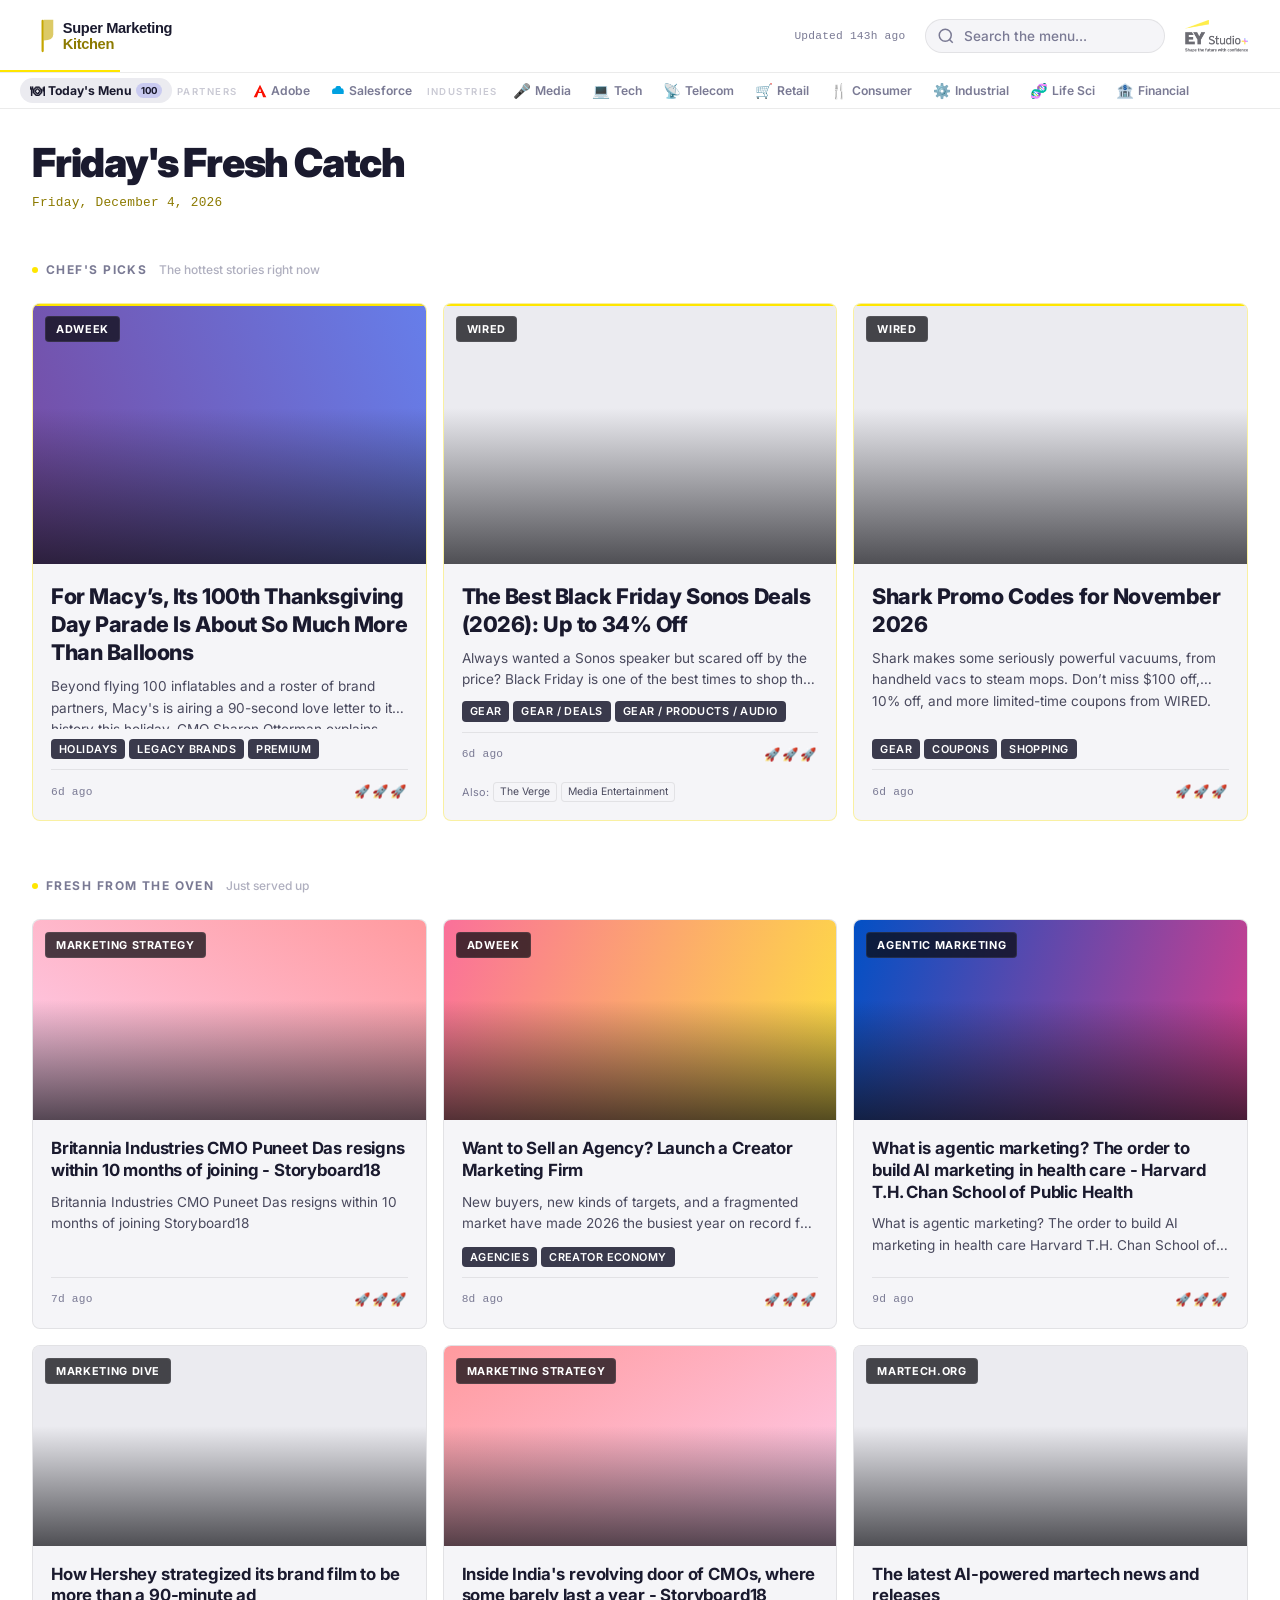
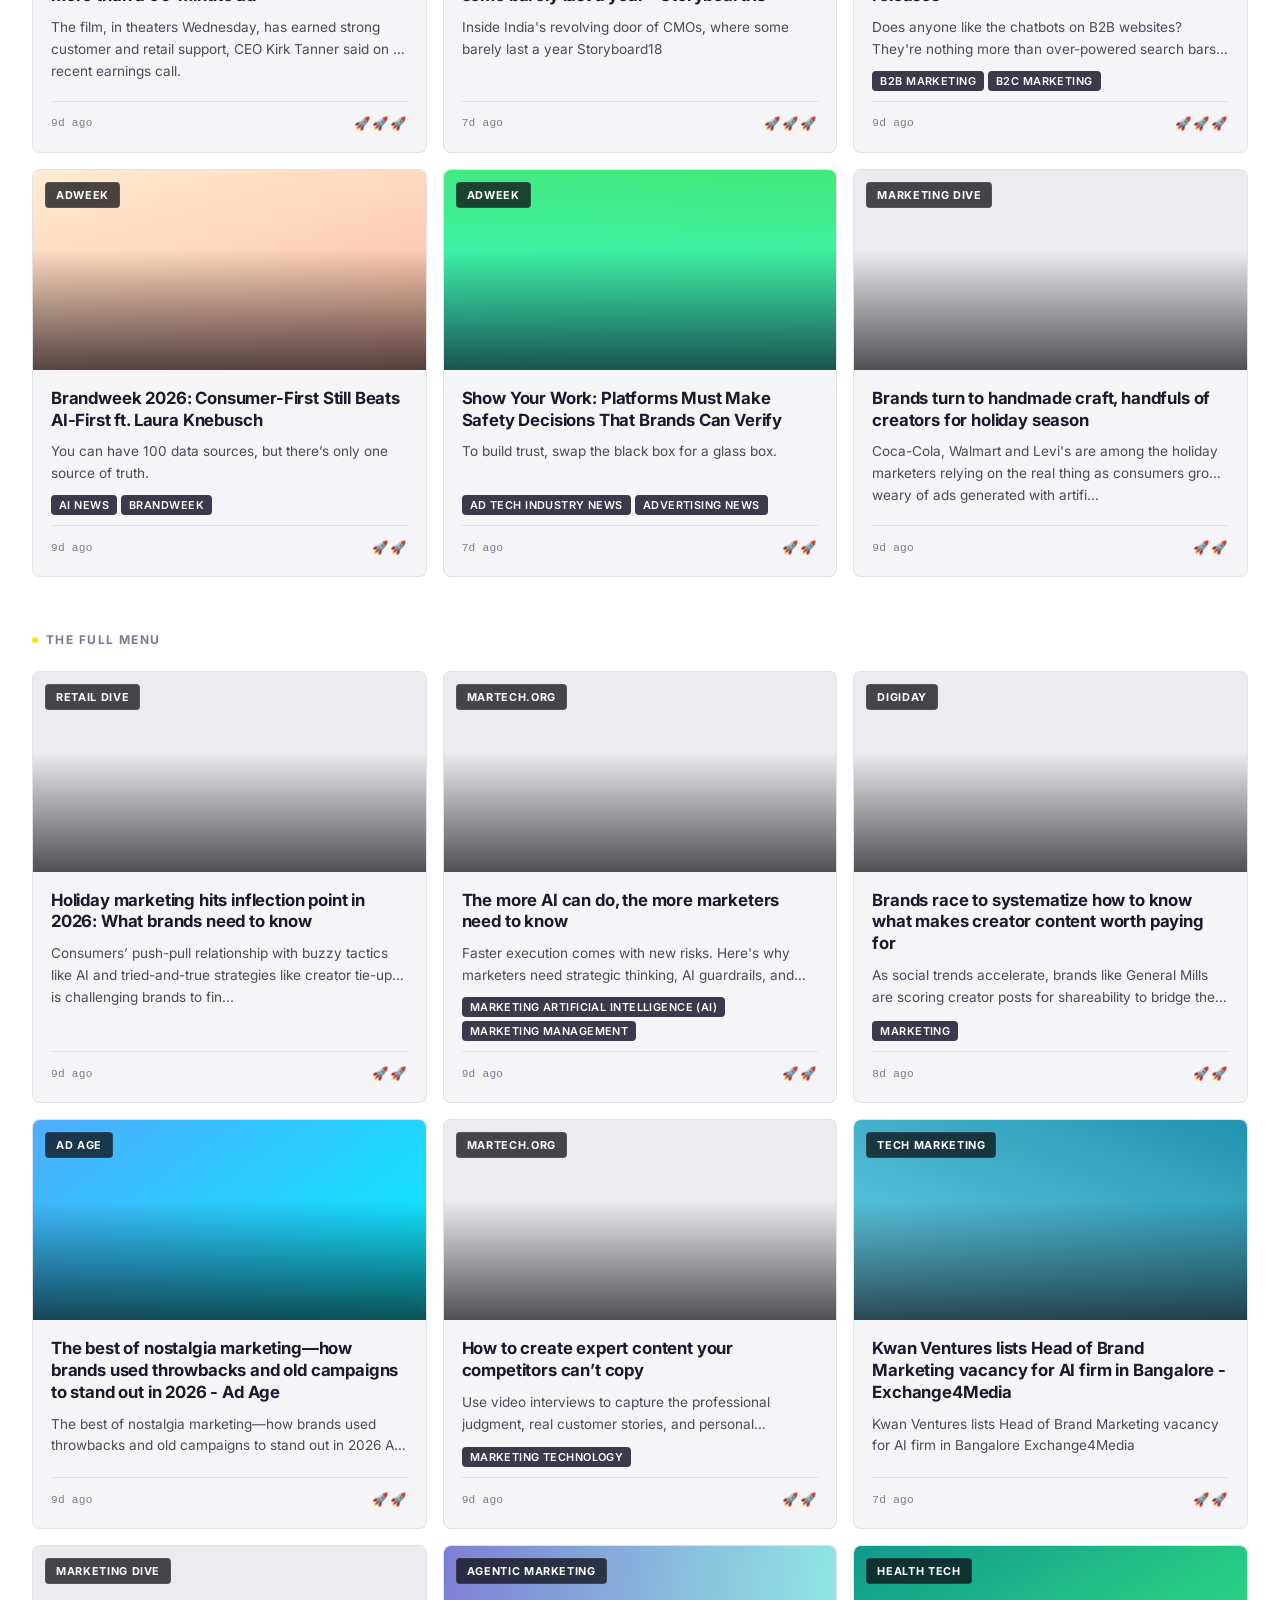
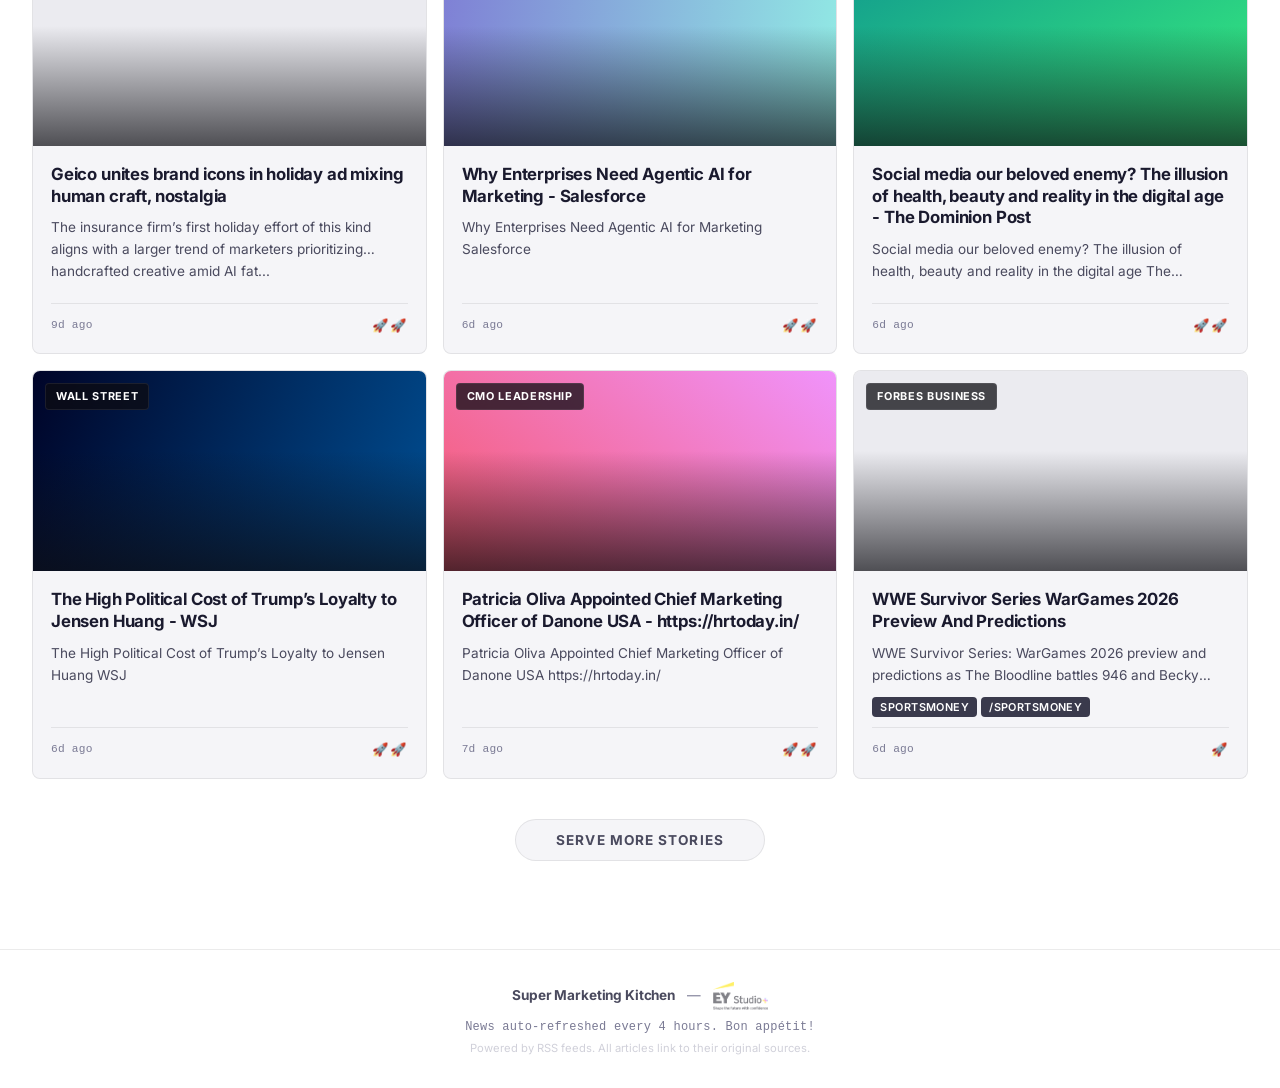
<file: index.html>
<!DOCTYPE html>
<html lang="en">
<head>
    <meta charset="UTF-8">
    <meta name="viewport" content="width=device-width, initial-scale=1.0">
    <title>Super Marketing Kitchen | EY Studio+ Marketing Transformation</title>
    <meta name="description" content="Fresh marketing, MarTech, AI, and agentic marketing news served daily by EY Studio+.">
    <link rel="stylesheet" href="css/styles.css">
    <link rel="stylesheet" href="css/responsive.css">
    <link rel="icon" href="assets/images/favicon.svg" type="image/svg+xml">
    <link rel="preconnect" href="https://fonts.googleapis.com">
    <link rel="preconnect" href="https://fonts.gstatic.com" crossorigin>
    <link href="https://fonts.googleapis.com/css2?family=Inter:wght@400;500;600;700;800;900&display=swap" rel="stylesheet">
</head>
<body>

    <!-- ─── Header ─── -->
    <header class="kitchen-header">
        <div class="header-inner">
            <div class="logo-area">
                <img src="assets/images/logo.svg" alt="Super Marketing Kitchen" class="logo-img">
            </div>
            <div class="header-right">
                <div class="header-meta">
                    <span class="last-updated" id="lastUpdated">Last served: &mdash;</span>
                    <a href="blocked.html" id="easterEgg" class="easter-egg-btn" style="display:none;">&#128064; Nuno's Mom's Facebook</a>
                </div>
                <div class="search-box">
                    <svg class="search-icon" viewBox="0 0 24 24" width="18" height="18" fill="none" stroke="currentColor" stroke-width="2"><circle cx="11" cy="11" r="8"/><line x1="21" y1="21" x2="16.65" y2="16.65"/></svg>
                    <input type="text" id="searchInput" placeholder="Search the menu..." aria-label="Search news">
                </div>
                <img src="assets/images/ey-studio-logo.png" alt="EY Studio+ - Shape the future with confidence" class="ey-logo-img">
            </div>
        </div>
    </header>

    <!-- ─── Navigation Tabs ─── -->
    <nav class="menu-nav" id="menuNav" role="tablist" aria-label="News sections">
        <div class="nav-scroll-container">
            <button class="menu-tab active" data-tab="main" role="tab" aria-selected="true">
                <span class="tab-icon">&#127869;</span>
                <span class="tab-label">Today's Menu</span>
            </button>

            <div class="tab-divider"><span class="divider-label">Partners</span></div>

            <button class="menu-tab" data-tab="adobe" role="tab" aria-selected="false">
                <span class="tab-icon"><svg width="14" height="14" viewBox="0 0 100 100"><path fill-rule="evenodd" d="M50 5L95 95H72L62 65H38L28 95H5L50 5ZM50 32L42 55H58L50 32Z" fill="#FA0F00"/></svg></span>
                <span class="tab-label">Adobe</span>
            </button>
            <button class="menu-tab" data-tab="salesforce" role="tab" aria-selected="false">
                <span class="tab-icon"><svg width="16" height="10" viewBox="0 0 100 65"><circle cx="28" cy="38" r="22" fill="#00A1E0"/><circle cx="52" cy="20" r="22" fill="#00A1E0"/><circle cx="74" cy="35" r="18" fill="#00A1E0"/><rect x="8" y="35" width="84" height="25" rx="3" fill="#00A1E0"/></svg></span>
                <span class="tab-label">Salesforce</span>
            </button>

            <div class="tab-divider"><span class="divider-label">Industries</span></div>

            <button class="menu-tab" data-tab="media" role="tab" aria-selected="false">
                <span class="tab-icon">&#127908;</span>
                <span class="tab-label">Media</span>
            </button>
            <button class="menu-tab" data-tab="tech" role="tab" aria-selected="false">
                <span class="tab-icon">&#128187;</span>
                <span class="tab-label">Tech</span>
            </button>
            <button class="menu-tab" data-tab="telecom" role="tab" aria-selected="false">
                <span class="tab-icon">&#128225;</span>
                <span class="tab-label">Telecom</span>
            </button>
            <button class="menu-tab" data-tab="retail" role="tab" aria-selected="false">
                <span class="tab-icon">&#128722;</span>
                <span class="tab-label">Retail</span>
            </button>
            <button class="menu-tab" data-tab="consumer" role="tab" aria-selected="false">
                <span class="tab-icon">&#127860;</span>
                <span class="tab-label">Consumer</span>
            </button>
            <button class="menu-tab" data-tab="industrial" role="tab" aria-selected="false">
                <span class="tab-icon">&#9881;&#65039;</span>
                <span class="tab-label">Industrial</span>
            </button>
            <button class="menu-tab" data-tab="lifesciences" role="tab" aria-selected="false">
                <span class="tab-icon">&#129516;</span>
                <span class="tab-label">Life Sci</span>
            </button>
            <button class="menu-tab" data-tab="financial" role="tab" aria-selected="false">
                <span class="tab-icon">&#127974;</span>
                <span class="tab-label">Financial</span>
            </button>
        </div>
    </nav>

    <!-- ─── Main Content ─── -->
    <main class="kitchen-main" id="mainContent">
        <!-- Loading State -->
        <div class="loading-state" id="loadingState">
            <div class="loading-animation">
                <div class="pot">
                    <div class="pot-body"></div>
                    <div class="steam steam-1"></div>
                    <div class="steam steam-2"></div>
                    <div class="steam steam-3"></div>
                </div>
                <p class="loading-text">Preparing your news...</p>
            </div>
        </div>

        <!-- Tab Content Panels -->
        <div class="tab-content active" id="content-main" role="tabpanel"></div>
        <div class="tab-content" id="content-media" role="tabpanel"></div>
        <div class="tab-content" id="content-tech" role="tabpanel"></div>
        <div class="tab-content" id="content-telecom" role="tabpanel"></div>
        <div class="tab-content" id="content-retail" role="tabpanel"></div>
        <div class="tab-content" id="content-consumer" role="tabpanel"></div>
        <div class="tab-content" id="content-industrial" role="tabpanel"></div>
        <div class="tab-content" id="content-lifesciences" role="tabpanel"></div>
        <div class="tab-content" id="content-financial" role="tabpanel"></div>
        <div class="tab-content" id="content-adobe" role="tabpanel"></div>
        <div class="tab-content" id="content-salesforce" role="tabpanel"></div>
    </main>

    <!-- ─── Footer ─── -->
    <footer class="kitchen-footer">
        <div class="footer-inner">
            <div class="footer-brand">
                <span class="footer-logo-text">Super Marketing Kitchen</span>
                <span class="footer-divider">&mdash;</span>
                <img src="assets/images/ey-studio-logo.png" alt="EY Studio+" class="footer-ey-logo">
            </div>
            <p class="footer-meta">News auto-refreshed every 4 hours. Bon app&eacute;tit!</p>
            <p class="footer-disclaimer">Powered by RSS feeds. All articles link to their original sources.</p>
        </div>
    </footer>

    <!-- Scripts -->
    <script src="js/news-loader.js"></script>
    <script src="js/news-renderer.js"></script>
    <script src="js/tab-navigation.js"></script>
    <script src="js/search-filter.js"></script>
    <script src="js/app.js"></script>
</body>
</html>
</file>
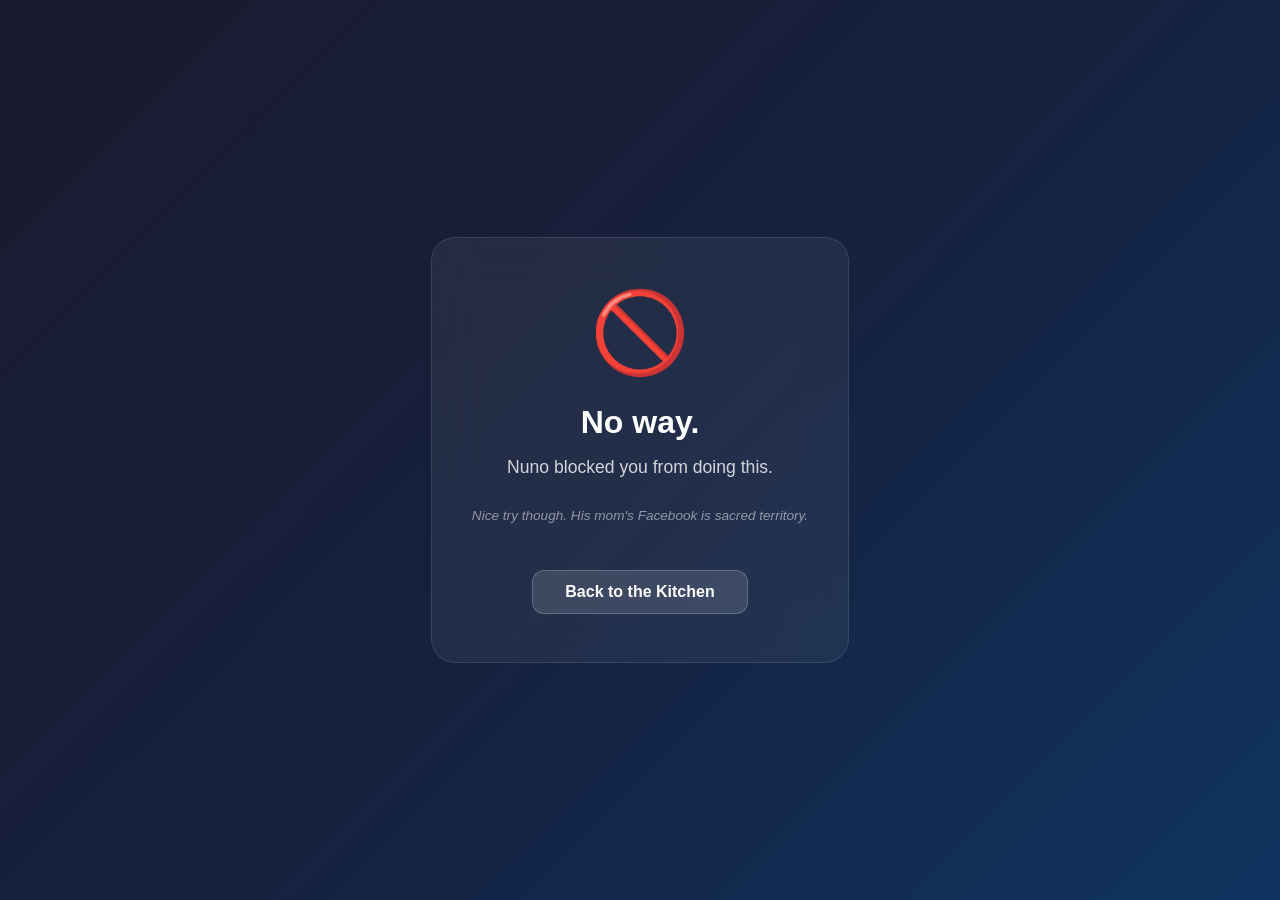
<file: blocked.html>
<!DOCTYPE html>
<html lang="en">
<head>
    <meta charset="UTF-8">
    <meta name="viewport" content="width=device-width, initial-scale=1.0">
    <title>Access Denied</title>
    <style>
        * { margin: 0; padding: 0; box-sizing: border-box; }
        body {
            min-height: 100vh;
            display: flex;
            align-items: center;
            justify-content: center;
            background: linear-gradient(135deg, #1a1a2e 0%, #16213e 50%, #0f3460 100%);
            font-family: 'Inter', -apple-system, sans-serif;
            color: #fff;
            text-align: center;
            padding: 24px;
        }
        .blocked-card {
            max-width: 520px;
            background: rgba(255,255,255,0.06);
            border: 1px solid rgba(255,255,255,0.1);
            border-radius: 24px;
            padding: 48px 40px;
            backdrop-filter: blur(20px);
        }
        .blocked-emoji { font-size: 80px; margin-bottom: 24px; }
        h1 { font-size: 2rem; font-weight: 800; margin-bottom: 12px; }
        p { font-size: 1.1rem; opacity: 0.8; line-height: 1.6; margin-bottom: 24px; }
        .nuno-note { font-size: 0.85rem; opacity: 0.5; font-style: italic; }
        .back-btn {
            display: inline-block;
            margin-top: 20px;
            padding: 12px 32px;
            background: rgba(255,255,255,0.12);
            border: 1px solid rgba(255,255,255,0.2);
            border-radius: 12px;
            color: #fff;
            text-decoration: none;
            font-weight: 600;
            transition: background 0.2s;
        }
        .back-btn:hover { background: rgba(255,255,255,0.2); }
    </style>
</head>
<body>
    <div class="blocked-card">
        <div class="blocked-emoji">&#128683;</div>
        <h1>No way.</h1>
        <p>Nuno blocked you from doing this.</p>
        <p class="nuno-note">Nice try though. His mom's Facebook is sacred territory.</p>
        <a href="index.html" class="back-btn">Back to the Kitchen</a>
    </div>
</body>
</html>
</file>
<file: css/styles.css>
/* ═══════════════════════════════════════════════
   SUPER MARKETING KITCHEN - Light Editorial Design
   EY Studio+ Marketing Transformation
   Inspired by The Pudding
   ═══════════════════════════════════════════════ */

/* ─── CSS Variables ─── */
:root {
    /* Core Light Palette */
    --color-bg-primary:      #FFFFFF;
    --color-bg-elevated:     #F5F5F8;
    --color-bg-surface:      #EBEBF0;
    --color-bg-hover:        #E0E0E8;

    /* EY Studio+ Brand */
    --color-ey-yellow:       #FFE600;
    --color-ey-yellow-dark:  #8C7A00;
    --color-ey-yellow-light: #FFF176;
    --color-ey-teal:         #00A3AE;
    --color-ey-magenta:      #C72C8E;
    --color-ey-orange:       #F26334;
    --color-ey-blue:         #188CE5;
    --color-ey-green:        #2CC84D;

    /* Text Hierarchy */
    --color-text-primary:    #1A1A2E;
    --color-text-secondary:  #4A4A5E;
    --color-text-tertiary:   #7A7A94;
    --color-text-inverse:    #FFFFFF;

    /* Per-tab accent colors */
    --accent-main:           #C5A600;
    --accent-adobe:          #E02020;
    --accent-salesforce:     #0088CC;
    --accent-media:          #9333EA;
    --accent-tech:           #0891B2;
    --accent-telecom:        #EA580C;
    --accent-retail:         #DB2777;
    --accent-consumer:       #059669;
    --accent-industrial:     #D97706;
    --accent-lifesciences:   #7C3AED;
    --accent-financial:      #0D9488;

    /* Functional */
    --color-tag-bg:          #3A3A4C;
    --color-tag-text:        #FFFFFF;
    --color-border:          rgba(0, 0, 0, 0.08);
    --color-border-hover:    rgba(0, 0, 0, 0.15);

    /* Shadows */
    --shadow-card:           0 1px 3px rgba(0, 0, 0, 0.06), 0 0 0 1px rgba(0,0,0,0.03);
    --shadow-card-hover:     0 12px 32px rgba(0, 0, 0, 0.10), 0 0 0 1px rgba(0,0,0,0.06);
    --shadow-header:         0 1px 0 rgba(0, 0, 0, 0.06);
    --shadow-glow-yellow:    0 0 24px rgba(255, 230, 0, 0.3);

    /* Radii */
    --radius-card:           8px;
    --radius-tag:            4px;
    --radius-btn:            6px;
    --radius-pill:           100px;

    /* Fonts */
    --font-display:          'Inter', -apple-system, BlinkMacSystemFont, 'Segoe UI', sans-serif;
    --font-body:             'Inter', -apple-system, BlinkMacSystemFont, 'Segoe UI', sans-serif;
    --font-mono:             'JetBrains Mono', 'SF Mono', 'Fira Code', 'Consolas', monospace;

    /* Layout */
    --max-width:             1400px;
    --header-height:         64px;
    --nav-height:            48px;

    /* Transitions */
    --ease-out-expo:         cubic-bezier(0.16, 1, 0.3, 1);
    --ease-out-quart:        cubic-bezier(0.25, 1, 0.5, 1);
    --duration-fast:         150ms;
    --duration-normal:       250ms;
    --duration-slow:         400ms;
}

/* ─── Reset & Base ─── */
*, *::before, *::after {
    box-sizing: border-box;
    margin: 0;
    padding: 0;
}

html {
    scroll-behavior: smooth;
}

body {
    font-family: var(--font-body);
    font-size: 15px;
    line-height: 1.5;
    color: var(--color-text-secondary);
    background-color: var(--color-bg-primary);
    min-height: 100vh;
    display: flex;
    flex-direction: column;
    -webkit-font-smoothing: antialiased;
    -moz-osx-font-smoothing: grayscale;
}

h1, h2, h3, h4 {
    font-family: var(--font-display);
    font-weight: 800;
    color: var(--color-text-primary);
    line-height: 1.15;
    letter-spacing: -0.02em;
}

a {
    color: var(--color-ey-teal);
    text-decoration: none;
}

a:hover {
    text-decoration: underline;
}

img {
    max-width: 100%;
    height: auto;
}

/* ═══════════════════════════════════════════════
   HEADER
   ═══════════════════════════════════════════════ */
.kitchen-header {
    background: var(--color-bg-primary);
    border-bottom: 1px solid var(--color-border);
    position: relative;
    z-index: 200;
}

.kitchen-header::after {
    content: '';
    position: absolute;
    bottom: 0;
    left: 0;
    width: 120px;
    height: 2px;
    background: var(--color-ey-yellow);
}

.header-inner {
    max-width: var(--max-width);
    margin: 0 auto;
    padding: 14px 32px;
    display: flex;
    align-items: center;
    justify-content: space-between;
    gap: 24px;
}

.logo-area {
    display: flex;
    align-items: center;
    gap: 14px;
    flex-shrink: 0;
}

.logo-img {
    height: 44px;
    width: auto;
}

.site-title {
    font-size: 1.4rem;
    font-weight: 900;
    color: var(--color-text-primary);
    letter-spacing: -0.02em;
    white-space: nowrap;
}

.ey-logo-img {
    height: 32px;
    width: auto;
    opacity: 0.7;
    transition: opacity var(--duration-fast) ease;
}

.ey-logo-img:hover {
    opacity: 1;
}

.header-right {
    display: flex;
    align-items: center;
    gap: 20px;
    flex-shrink: 0;
    margin-left: auto;
}

.daily-tagline {
    display: none;
}

.header-meta {
    display: flex;
    align-items: center;
}

.last-updated {
    font-family: var(--font-mono);
    font-size: 0.7rem;
    color: var(--color-text-tertiary);
    white-space: nowrap;
    letter-spacing: 0.02em;
}

/* Search Box */
.search-box {
    position: relative;
    display: flex;
    align-items: center;
}

.search-icon {
    position: absolute;
    left: 12px;
    color: var(--color-text-tertiary);
    pointer-events: none;
}

.search-box input {
    font-family: var(--font-body);
    font-size: 0.85rem;
    font-weight: 500;
    padding: 8px 14px 8px 38px;
    border: 1px solid var(--color-border);
    border-radius: var(--radius-pill);
    background: var(--color-bg-elevated);
    color: var(--color-text-primary);
    width: 240px;
    outline: none;
    transition: border-color var(--duration-normal) var(--ease-out-quart),
                width var(--duration-normal) var(--ease-out-quart),
                box-shadow var(--duration-normal) var(--ease-out-quart);
}

.search-box input:focus {
    border-color: var(--color-ey-yellow);
    box-shadow: 0 0 0 3px rgba(255, 230, 0, 0.2);
    width: 320px;
}

.search-box input::placeholder {
    color: var(--color-text-tertiary);
}

/* ═══════════════════════════════════════════════
   TAB NAVIGATION
   ═══════════════════════════════════════════════ */
.menu-nav {
    background: var(--color-bg-primary);
    border-bottom: 1px solid var(--color-border);
    position: sticky;
    top: 0;
    z-index: 100;
}

.nav-scroll-container {
    max-width: var(--max-width);
    margin: 0 auto;
    display: flex;
    align-items: center;
    gap: 1px;
    padding: 5px 20px;
    overflow-x: auto;
    -webkit-overflow-scrolling: touch;
    scrollbar-width: none;
}

.nav-scroll-container::-webkit-scrollbar {
    display: none;
}

.menu-tab {
    display: flex;
    align-items: center;
    gap: 4px;
    padding: 5px 10px;
    border: none;
    background: transparent;
    font-family: var(--font-body);
    font-size: 0.76rem;
    font-weight: 600;
    color: var(--color-text-tertiary);
    cursor: pointer;
    white-space: nowrap;
    border-radius: var(--radius-pill);
    transition: all var(--duration-fast) ease;
    flex-shrink: 0;
    position: relative;
}

.tab-icon {
    display: inline-flex;
    align-items: center;
    justify-content: center;
    font-size: 0.9rem;
    flex-shrink: 0;
    line-height: 1;
}

.tab-icon svg {
    width: 14px;
    height: auto;
}

.menu-tab:hover {
    background: var(--color-bg-hover);
    color: var(--color-text-primary);
}

.menu-tab.active {
    background: var(--color-bg-surface);
    color: var(--color-text-primary);
    font-weight: 700;
}

.menu-tab.active::after {
    content: '';
    position: absolute;
    bottom: -8px;
    left: 50%;
    transform: translateX(-50%);
    width: 20px;
    height: 2px;
    background: var(--color-ey-yellow);
    border-radius: 1px;
}

.tab-divider {
    padding: 0 4px;
    flex-shrink: 0;
}

.divider-label {
    font-size: 0.6rem;
    text-transform: uppercase;
    letter-spacing: 0.15em;
    color: var(--color-text-tertiary);
    opacity: 0.4;
    font-weight: 600;
}

/* ═══════════════════════════════════════════════
   MAIN CONTENT
   ═══════════════════════════════════════════════ */
.kitchen-main {
    max-width: var(--max-width);
    margin: 0 auto;
    padding: 32px 32px;
    flex: 1;
    width: 100%;
}

.tab-content {
    display: none;
}

.tab-content.active {
    display: block;
    animation: fadeIn var(--duration-slow) var(--ease-out-expo);
}

@keyframes fadeIn {
    from { opacity: 0; transform: translateY(12px); }
    to   { opacity: 1; transform: translateY(0); }
}

/* ─── Section Titles ─── */
.menu-section {
    margin-bottom: 56px;
}

.section-header {
    display: flex;
    align-items: center;
    gap: 12px;
    margin-bottom: 24px;
    padding-bottom: 0;
    border-bottom: none;
}

.section-title {
    font-family: var(--font-display);
    font-size: 0.75rem;
    font-weight: 700;
    text-transform: uppercase;
    letter-spacing: 0.12em;
    color: var(--color-text-tertiary);
    display: flex;
    align-items: center;
    gap: 8px;
}

.section-icon {
    display: inline-block;
    width: 6px;
    height: 6px;
    background: var(--color-ey-yellow);
    border-radius: 50%;
    font-size: 0;
    overflow: hidden;
    flex-shrink: 0;
}

.section-subtitle {
    font-family: var(--font-body);
    font-size: 0.75rem;
    font-weight: 500;
    color: var(--color-text-tertiary);
    opacity: 0.6;
}

/* ═══════════════════════════════════════════════
   RECIPE CARDS
   ═══════════════════════════════════════════════ */

/* ─── Grids ─── */
.specials-grid {
    display: grid;
    grid-template-columns: repeat(3, 1fr);
    gap: 16px;
}

.news-grid {
    display: grid;
    grid-template-columns: repeat(3, 1fr);
    gap: 16px;
}

/* ─── Card Base ─── */
.recipe-card {
    background: var(--color-bg-elevated);
    border-radius: var(--radius-card);
    overflow: hidden;
    cursor: pointer;
    transition: transform var(--duration-normal) var(--ease-out-expo),
                box-shadow var(--duration-normal) var(--ease-out-expo),
                border-color var(--duration-normal) ease;
    display: flex;
    flex-direction: column;
    border: 1px solid var(--color-border);
    position: relative;
}

.recipe-card:hover {
    transform: translateY(-2px);
    box-shadow: var(--shadow-card-hover);
    border-color: var(--color-border-hover);
}

.recipe-card:hover .card-image {
    transform: scale(1.04);
}

.recipe-card:active {
    transform: translateY(0);
    transition-duration: 100ms;
}

/* ─── Featured Card ─── */
.recipe-card--featured {
    border: 1px solid rgba(255, 230, 0, 0.35);
}

.recipe-card--featured .card-image {
    height: 260px;
}

.recipe-card--featured .card-title {
    font-size: 1.35rem;
    font-weight: 800;
    letter-spacing: -0.02em;
}

.recipe-card--featured::before {
    content: '';
    position: absolute;
    top: 0;
    left: 0;
    right: 0;
    height: 2px;
    background: var(--color-ey-yellow);
    z-index: 1;
}

/* ─── Card Image ─── */
.card-image {
    height: 200px;
    background-size: cover;
    background-position: center;
    background-color: var(--color-bg-surface);
    position: relative;
    overflow: hidden;
    transition: transform 600ms var(--ease-out-expo);
}

.card-image::after {
    content: '';
    position: absolute;
    bottom: 0;
    left: 0;
    right: 0;
    height: 60%;
    background: linear-gradient(
        to top,
        rgba(13, 13, 18, 0.7) 0%,
        rgba(13, 13, 18, 0) 100%
    );
    pointer-events: none;
}

/* Gradient fallback for missing images */
.card-image--gradient {
    display: flex;
    align-items: center;
    justify-content: center;
}

.card-image-initial {
    font-family: var(--font-display);
    font-size: 2.5rem;
    font-weight: 900;
    color: rgba(0, 0, 0, 0.05);
    text-transform: uppercase;
    z-index: 1;
}

/* Source badge */
.card-source-badge {
    position: absolute;
    top: 12px;
    left: 12px;
    background: rgba(13, 13, 18, 0.75);
    backdrop-filter: blur(12px);
    -webkit-backdrop-filter: blur(12px);
    color: #FFFFFF;
    padding: 4px 10px;
    border-radius: var(--radius-tag);
    font-size: 0.68rem;
    font-weight: 700;
    text-transform: uppercase;
    letter-spacing: 0.06em;
    border: 1px solid rgba(255, 255, 255, 0.08);
    z-index: 2;
}

/* ─── Card Body ─── */
.card-body {
    padding: 18px;
    flex: 1;
    display: flex;
    flex-direction: column;
    gap: 10px;
}

.card-title {
    font-family: var(--font-display);
    font-size: 1.05rem;
    font-weight: 700;
    line-height: 1.3;
    letter-spacing: -0.01em;
    color: var(--color-text-primary);
    display: -webkit-box;
    -webkit-line-clamp: 3;
    -webkit-box-orient: vertical;
    overflow: hidden;
}

.card-summary {
    font-size: 0.85rem;
    color: var(--color-text-secondary);
    line-height: 1.6;
    display: -webkit-box;
    -webkit-line-clamp: 2;
    -webkit-box-orient: vertical;
    overflow: hidden;
    flex: 1;
}

/* ─── Card Meta ─── */
.card-meta {
    display: flex;
    justify-content: space-between;
    align-items: center;
    padding-top: 12px;
    border-top: 1px solid var(--color-border);
    font-size: 0.75rem;
    color: var(--color-text-tertiary);
    margin-top: auto;
}

.card-time {
    font-family: var(--font-mono);
    font-size: 0.7rem;
    display: flex;
    align-items: center;
    gap: 4px;
    letter-spacing: 0.02em;
}

/* ─── Tab Count Badge ─── */
.tab-count {
    font-size: 0.6rem;
    font-weight: 700;
    background: rgba(255, 255, 255, 0.1);
    color: var(--color-text-tertiary);
    padding: 1px 5px;
    border-radius: 10px;
    min-width: 18px;
    text-align: center;
    line-height: 1.4;
}

.menu-tab.active .tab-count {
    background: rgba(99, 102, 241, 0.25);
    color: var(--color-accent);
}

/* ─── Search Tab Badge (shown in global search results) ─── */
.search-tab-badge {
    position: absolute;
    bottom: 8px;
    right: 8px;
    background: rgba(0, 0, 0, 0.55);
    color: #fff;
    font-size: 0.62rem;
    font-weight: 600;
    padding: 2px 7px;
    border-radius: var(--radius-pill);
    backdrop-filter: blur(4px);
    letter-spacing: 0.3px;
}

/* ─── Search Results Header ─── */
.search-results-header small {
    font-size: 0.75rem;
    font-weight: 400;
    color: var(--color-text-tertiary);
}

/* ─── Also Covered By ─── */
.also-covered {
    margin-top: 8px;
    font-size: 0.68rem;
    color: var(--color-text-tertiary);
    display: flex;
    flex-wrap: wrap;
    align-items: center;
    gap: 4px;
}

.also-source {
    background: rgba(255,255,255,0.06);
    border: 1px solid var(--color-border);
    border-radius: 4px;
    padding: 1px 6px;
    font-size: 0.65rem;
    color: var(--color-text-secondary);
    white-space: nowrap;
}

.card-spice {
    letter-spacing: 2px;
    font-size: 0.82rem;
}

/* ─── Tags ─── */
.card-tags {
    display: flex;
    gap: 4px;
    flex-wrap: wrap;
}

.tag {
    background: var(--color-tag-bg);
    color: var(--color-tag-text);
    padding: 2px 8px;
    border-radius: var(--radius-tag);
    font-size: 0.68rem;
    font-weight: 600;
    letter-spacing: 0.04em;
    text-transform: uppercase;
    border: none;
}

/* ─── Card Stagger Animation ─── */
@keyframes cardEnter {
    from { opacity: 0; transform: translateY(20px); }
    to   { opacity: 1; transform: translateY(0); }
}

.news-grid .recipe-card,
.specials-grid .recipe-card {
    animation: cardEnter var(--duration-slow) var(--ease-out-expo) both;
}

.specials-grid .recipe-card:nth-child(1),
.news-grid .recipe-card:nth-child(1) { animation-delay: 0ms; }
.specials-grid .recipe-card:nth-child(2),
.news-grid .recipe-card:nth-child(2) { animation-delay: 50ms; }
.specials-grid .recipe-card:nth-child(3),
.news-grid .recipe-card:nth-child(3) { animation-delay: 100ms; }
.news-grid .recipe-card:nth-child(4) { animation-delay: 150ms; }
.news-grid .recipe-card:nth-child(5) { animation-delay: 200ms; }
.news-grid .recipe-card:nth-child(6) { animation-delay: 250ms; }
.news-grid .recipe-card:nth-child(7) { animation-delay: 300ms; }
.news-grid .recipe-card:nth-child(8) { animation-delay: 350ms; }
.news-grid .recipe-card:nth-child(9) { animation-delay: 400ms; }

/* ═══════════════════════════════════════════════
   STATES
   ═══════════════════════════════════════════════ */

/* Loading */
.loading-state {
    display: flex;
    flex-direction: column;
    align-items: center;
    justify-content: center;
    padding: 120px 20px;
}

.loading-animation {
    text-align: center;
}

.loading-animation::before {
    content: '';
    display: block;
    width: 32px;
    height: 32px;
    margin: 0 auto 24px;
    border: 2px solid var(--color-border);
    border-top-color: var(--color-ey-yellow);
    border-radius: 50%;
    animation: spin 0.8s linear infinite;
}

@keyframes spin {
    to { transform: rotate(360deg); }
}

.pot {
    display: none;
}

.loading-text {
    font-family: var(--font-body);
    font-size: 0.85rem;
    font-weight: 500;
    color: var(--color-text-tertiary);
    letter-spacing: 0.04em;
    text-transform: uppercase;
}

/* Empty State */
.empty-state {
    text-align: center;
    padding: 100px 20px;
}

.empty-icon {
    font-size: 2rem;
    display: block;
    margin-bottom: 16px;
    opacity: 0.3;
}

.empty-state p {
    font-size: 0.95rem;
    color: var(--color-text-tertiary);
    max-width: 400px;
    margin: 0 auto;
}

/* Error State */
.error-state {
    text-align: center;
    padding: 100px 20px;
}

.error-state h2 {
    font-family: var(--font-display);
    font-size: 1.4rem;
    font-weight: 800;
    color: var(--color-ey-yellow-dark);
    margin-bottom: 8px;
}

.error-state p {
    font-size: 0.9rem;
    color: var(--color-text-secondary);
    margin-bottom: 24px;
}

.error-state button,
.retry-btn {
    font-family: var(--font-body);
    font-size: 0.85rem;
    font-weight: 600;
    padding: 10px 24px;
    border: 1px solid var(--color-ey-yellow);
    background: transparent;
    color: var(--color-ey-yellow);
    border-radius: var(--radius-btn);
    cursor: pointer;
    transition: all var(--duration-fast) ease;
}

.error-state button:hover,
.retry-btn:hover {
    background: var(--color-ey-yellow);
    color: var(--color-text-inverse);
}

/* ═══════════════════════════════════════════════
   LOAD MORE BUTTON
   ═══════════════════════════════════════════════ */
.load-more-btn {
    display: block;
    margin: 40px auto 0;
    font-family: var(--font-body);
    font-size: 0.85rem;
    font-weight: 700;
    padding: 12px 40px;
    border: 1px solid var(--color-border);
    background: var(--color-bg-elevated);
    color: var(--color-text-secondary);
    border-radius: var(--radius-pill);
    cursor: pointer;
    transition: all var(--duration-normal) var(--ease-out-quart);
    text-transform: uppercase;
    letter-spacing: 0.08em;
}

.load-more-btn:hover {
    background: var(--color-ey-yellow);
    color: var(--color-text-inverse);
    border-color: var(--color-ey-yellow);
    box-shadow: var(--shadow-glow-yellow);
}

/* ═══════════════════════════════════════════════
   SEARCH RESULTS
   ═══════════════════════════════════════════════ */
.search-results-header {
    display: flex;
    align-items: center;
    justify-content: space-between;
    margin-bottom: 24px;
    padding: 14px 20px;
    background: var(--color-bg-elevated);
    border-radius: var(--radius-btn);
    border: 1px solid var(--color-border);
    border-left: 3px solid var(--color-ey-yellow);
}

.search-results-header h2 {
    font-size: 0.95rem;
    font-weight: 600;
    font-family: var(--font-body);
    color: var(--color-text-primary);
}

.search-results-header span {
    color: var(--color-ey-yellow);
    font-weight: 700;
}

.clear-search-btn {
    font-family: var(--font-body);
    font-size: 0.78rem;
    font-weight: 600;
    padding: 6px 14px;
    border: 1px solid var(--color-border);
    background: transparent;
    color: var(--color-text-tertiary);
    border-radius: var(--radius-pill);
    cursor: pointer;
    transition: all var(--duration-fast) ease;
}

.clear-search-btn:hover {
    border-color: var(--color-ey-yellow-dark);
    color: var(--color-ey-yellow-dark);
}

/* Highlight matched text */
mark {
    background: rgba(255, 230, 0, 0.4);
    color: var(--color-text-primary);
    padding: 1px 2px;
    border-radius: 2px;
}

/* ═══════════════════════════════════════════════
   FOOTER
   ═══════════════════════════════════════════════ */
.kitchen-footer {
    background: var(--color-bg-primary);
    border-top: 1px solid var(--color-border);
    color: var(--color-text-tertiary);
    margin-top: auto;
}

.footer-inner {
    max-width: var(--max-width);
    margin: 0 auto;
    padding: 32px 32px;
    text-align: center;
}

.footer-brand {
    display: flex;
    align-items: center;
    justify-content: center;
    gap: 12px;
    margin-bottom: 8px;
    flex-wrap: wrap;
}

.footer-logo-text {
    font-family: var(--font-display);
    font-size: 0.85rem;
    font-weight: 700;
    color: var(--color-text-secondary);
    letter-spacing: -0.01em;
}

.footer-divider {
    color: var(--color-text-tertiary);
    font-size: 0.85rem;
}

.footer-ey {
    font-size: 0.85rem;
    font-weight: 600;
    color: var(--color-ey-yellow-dark);
}

.footer-ey-logo {
    height: 28px;
    width: auto;
    opacity: 0.6;
    vertical-align: middle;
    transition: opacity var(--duration-fast) ease;
}

.footer-ey-logo:hover {
    opacity: 1;
}

.footer-meta {
    font-size: 0.75rem;
    font-family: var(--font-mono);
    letter-spacing: 0.02em;
    margin-bottom: 4px;
}

.footer-disclaimer {
    font-size: 0.7rem;
    opacity: 0.35;
}

.easter-egg-btn {
    display: inline-block;
    margin: 0 0 0 16px;
    padding: 6px 16px;
    font-size: 0.72rem;
    font-weight: 600;
    color: var(--color-text-secondary);
    background: rgba(0, 0, 0, 0.04);
    border: 1px dashed rgba(0, 0, 0, 0.12);
    border-radius: 20px;
    text-decoration: none;
    opacity: 0.5;
    transition: opacity 0.3s, background 0.3s;
    cursor: pointer;
}
.easter-egg-btn:hover {
    opacity: 1;
    background: rgba(0, 0, 0, 0.08);
}

/* ═══════════════════════════════════════════════
   UTILITY CLASSES
   ═══════════════════════════════════════════════ */
.sr-only {
    position: absolute;
    width: 1px;
    height: 1px;
    padding: 0;
    margin: -1px;
    overflow: hidden;
    clip: rect(0, 0, 0, 0);
    white-space: nowrap;
    border: 0;
}

/* Day-of-week hero banner */
.daily-hero {
    text-align: left;
    margin-bottom: 48px;
    padding: 0;
}

.daily-hero-title {
    font-family: var(--font-display);
    font-size: 2.5rem;
    font-weight: 900;
    color: var(--color-text-primary);
    letter-spacing: -0.03em;
    line-height: 1.1;
    margin-bottom: 8px;
}

.daily-hero-date {
    font-family: var(--font-mono);
    font-size: 0.8rem;
    color: var(--color-ey-yellow-dark);
    letter-spacing: 0.02em;
}
</file>
<file: css/responsive.css>
/* ═══════════════════════════════════════════════
   SUPER MARKETING KITCHEN - Responsive Styles
   Dark Editorial Theme
   ═══════════════════════════════════════════════ */

/* ─── Desktop (1024px - 1279px) ─── */
@media (max-width: 1279px) {
    .specials-grid {
        gap: 14px;
    }

    .news-grid {
        gap: 14px;
    }
}

/* ─── Tablet (768px - 1023px) ─── */
@media (max-width: 1023px) {
    .header-inner {
        padding: 12px 20px;
    }

    .logo-img {
        height: 36px;
    }

    .ey-logo-img {
        height: 26px;
    }

    .specials-grid {
        grid-template-columns: repeat(2, 1fr);
        gap: 12px;
    }

    .specials-grid .recipe-card:nth-child(3) {
        grid-column: 1 / -1;
    }

    .specials-grid .recipe-card:nth-child(3) .card-image {
        height: 220px;
    }

    .news-grid {
        grid-template-columns: repeat(2, 1fr);
        gap: 12px;
    }

    .kitchen-main {
        padding: 24px 20px;
    }

    .daily-hero-title {
        font-size: 2rem;
    }
}

/* ─── Small Tablet / Large Phone (640px - 767px) ─── */
@media (max-width: 767px) {
    .header-inner {
        flex-direction: column;
        gap: 10px;
        padding: 12px 16px;
    }

    .logo-area {
        width: 100%;
        justify-content: center;
    }

    .ey-logo-img {
        height: 24px;
    }

    .header-right {
        width: 100%;
        justify-content: center;
        flex-wrap: wrap;
        gap: 12px;
    }

    .search-box input {
        width: 200px;
    }

    .search-box input:focus {
        width: 240px;
    }

    .nav-scroll-container {
        padding: 6px 16px;
    }

    .menu-tab {
        padding: 6px 12px;
        font-size: 0.78rem;
    }

    .specials-grid {
        grid-template-columns: 1fr;
        gap: 12px;
    }

    .specials-grid .recipe-card:nth-child(3) {
        grid-column: auto;
    }

    .news-grid {
        grid-template-columns: repeat(2, 1fr);
        gap: 10px;
    }

    .kitchen-main {
        padding: 20px 16px;
    }

    .menu-section {
        margin-bottom: 40px;
    }

    .section-title {
        font-size: 0.7rem;
    }

    .daily-hero-title {
        font-size: 1.6rem;
    }

    .card-image {
        height: 160px;
    }

    .recipe-card--featured .card-image {
        height: 200px;
    }
}

/* ─── Mobile (< 640px) ─── */
@media (max-width: 639px) {
    .logo-img {
        height: 32px;
    }

    .ey-logo-img {
        height: 20px;
    }

    .search-box input {
        width: 180px;
        font-size: 0.82rem;
        padding: 7px 12px 7px 34px;
    }

    .search-box input:focus {
        width: 220px;
    }

    .news-grid {
        grid-template-columns: 1fr;
    }

    .card-image {
        height: 180px;
    }

    .recipe-card--featured .card-image {
        height: 200px;
    }

    .recipe-card--featured .card-title {
        font-size: 1.15rem;
    }

    .card-body {
        padding: 14px;
    }

    .card-title {
        font-size: 1rem;
    }

    .card-summary {
        font-size: 0.82rem;
    }

    .section-title {
        font-size: 0.68rem;
    }

    .section-header {
        flex-direction: column;
        gap: 4px;
    }

    .daily-hero {
        margin-bottom: 24px;
    }

    .daily-hero-title {
        font-size: 1.4rem;
    }

    .daily-hero-date {
        font-size: 0.75rem;
    }

    .load-more-btn {
        width: 100%;
        padding: 14px;
    }

    .footer-brand {
        flex-direction: column;
        gap: 4px;
    }

    .footer-divider {
        display: none;
    }

    .search-results-header {
        flex-direction: column;
        gap: 8px;
        text-align: center;
    }
}
</file>
